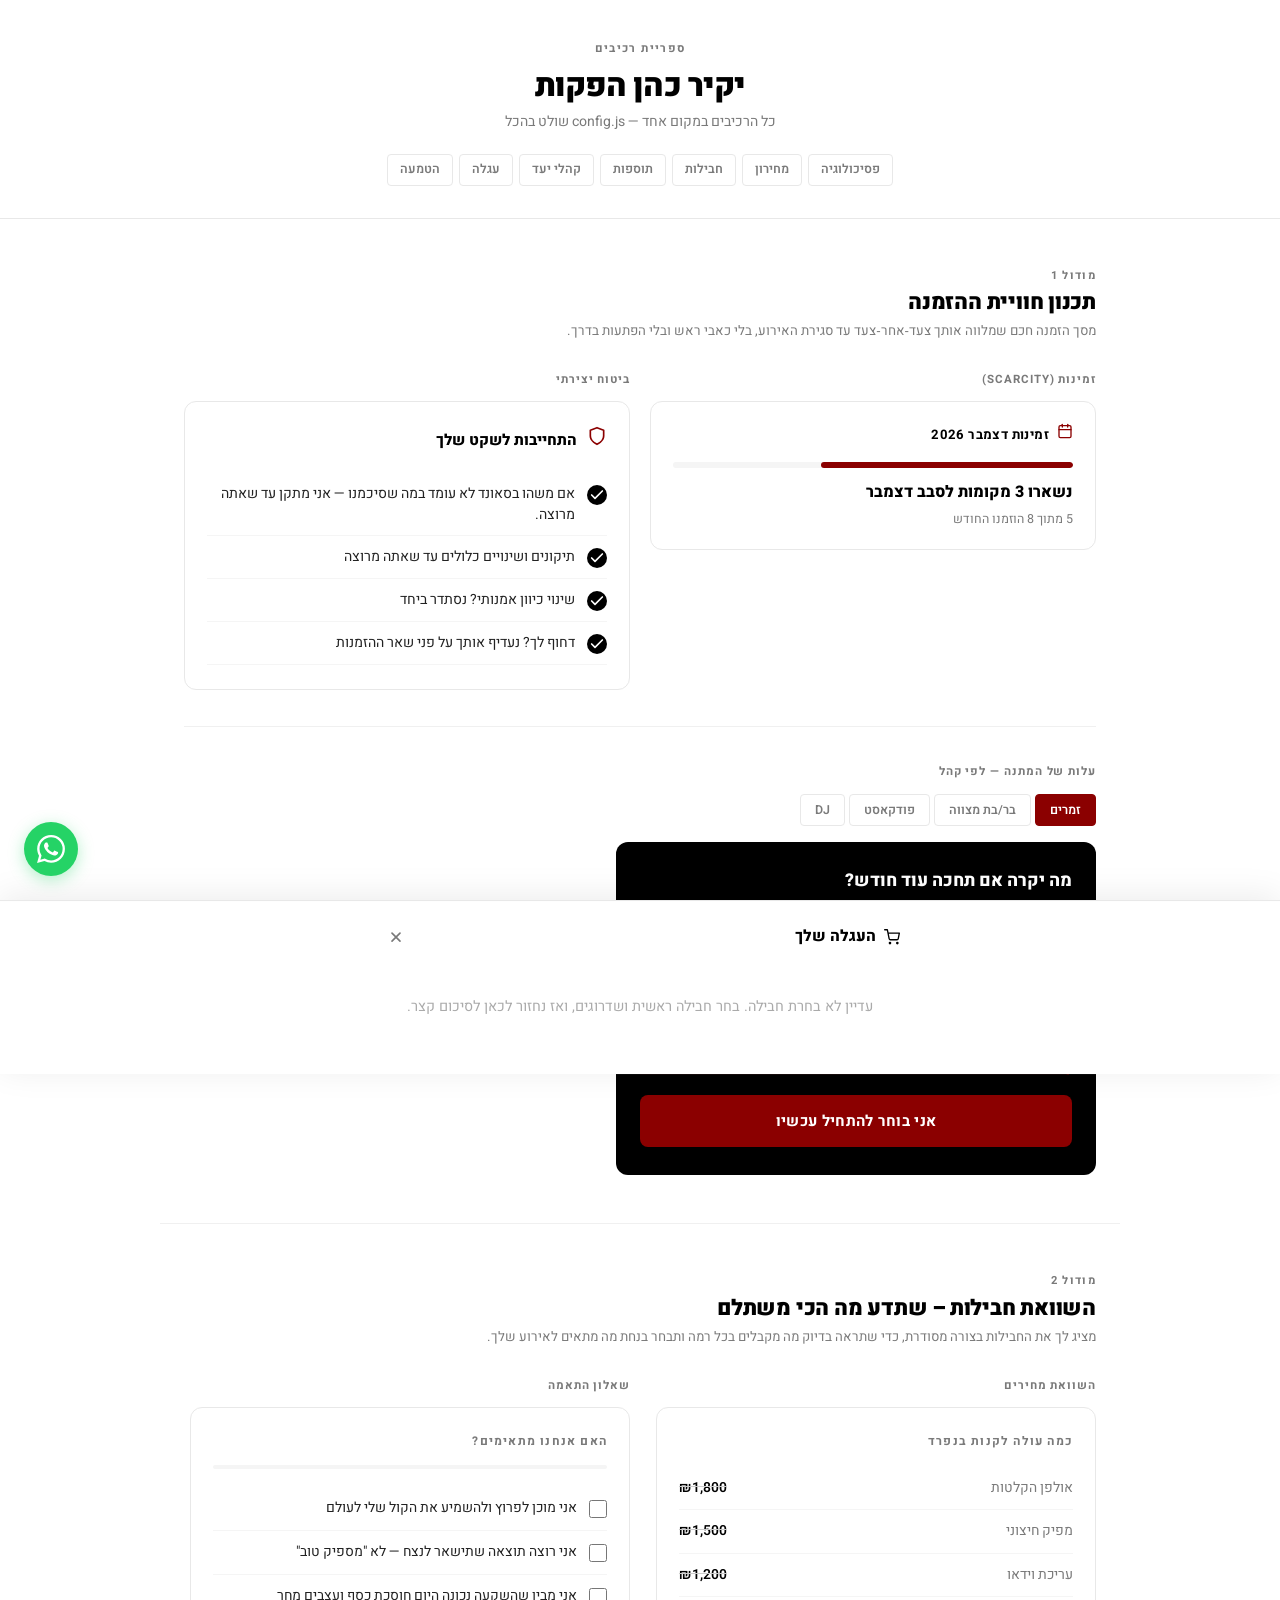
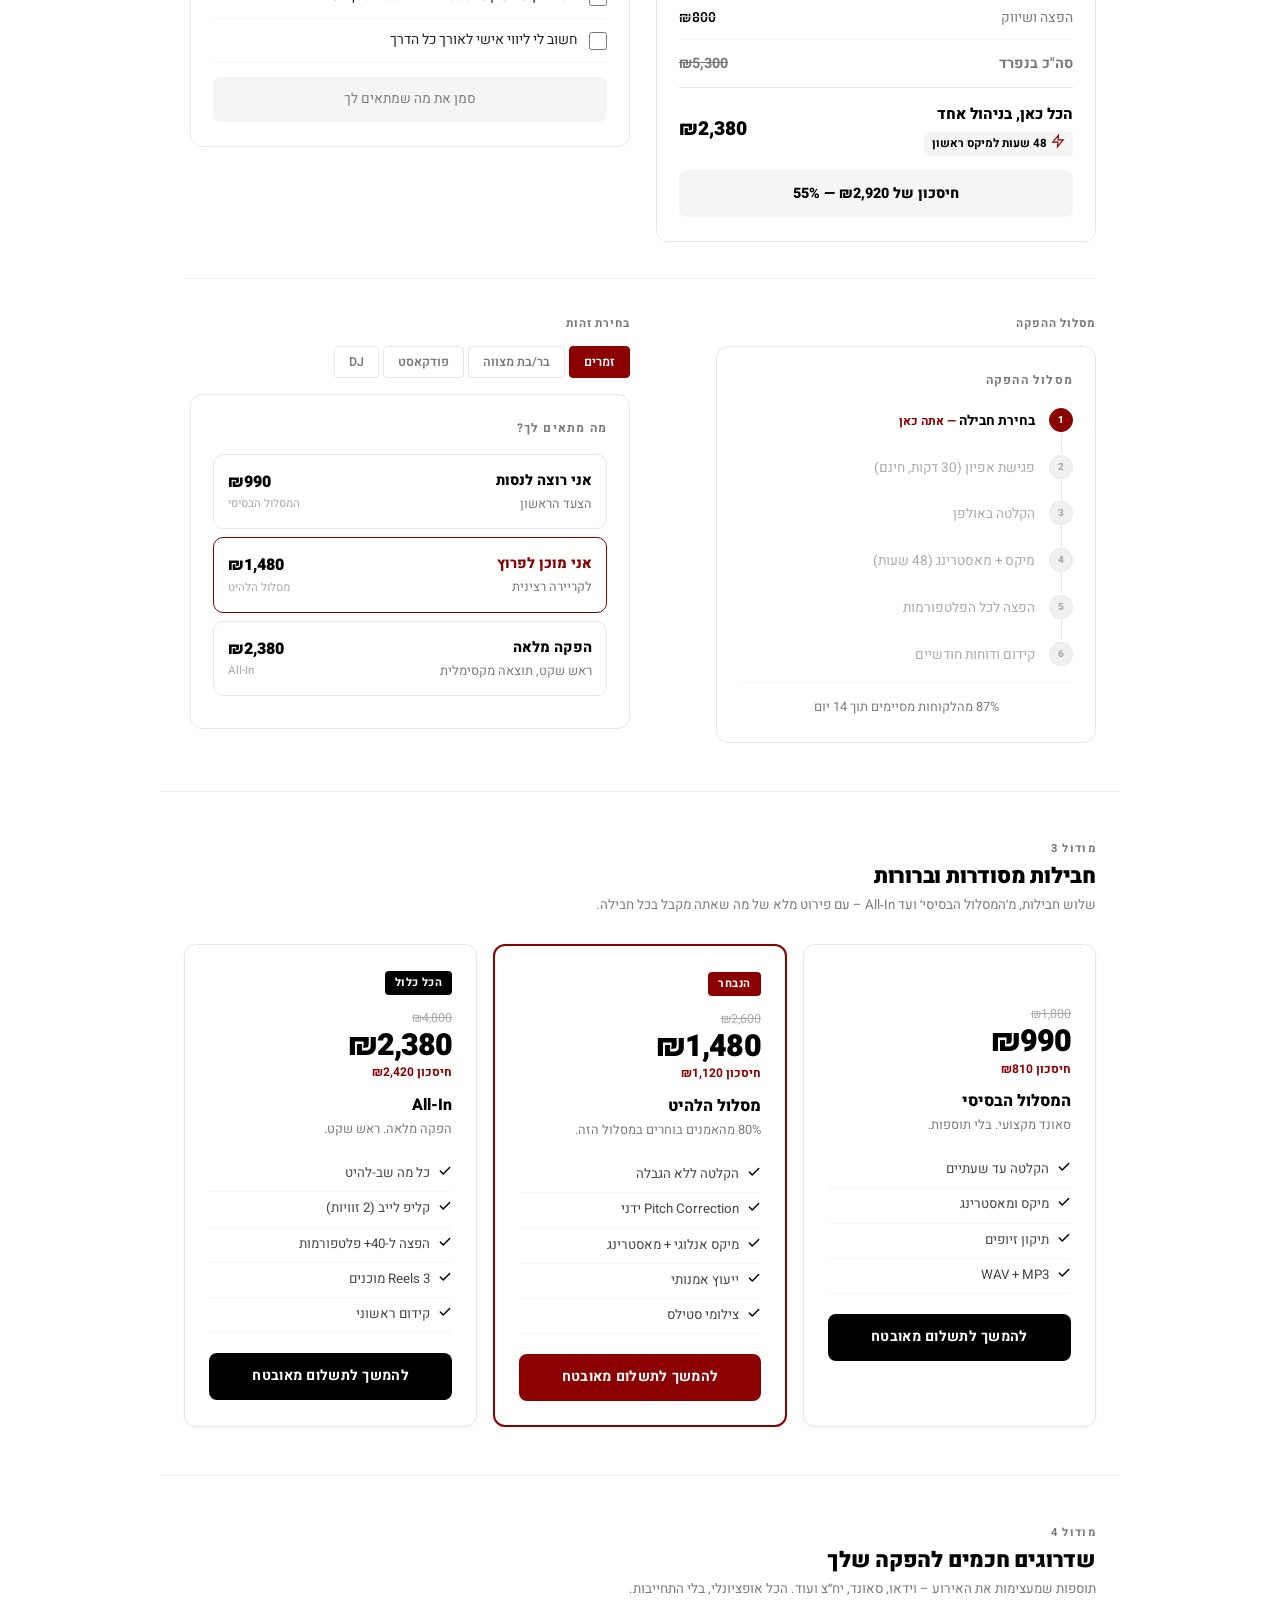
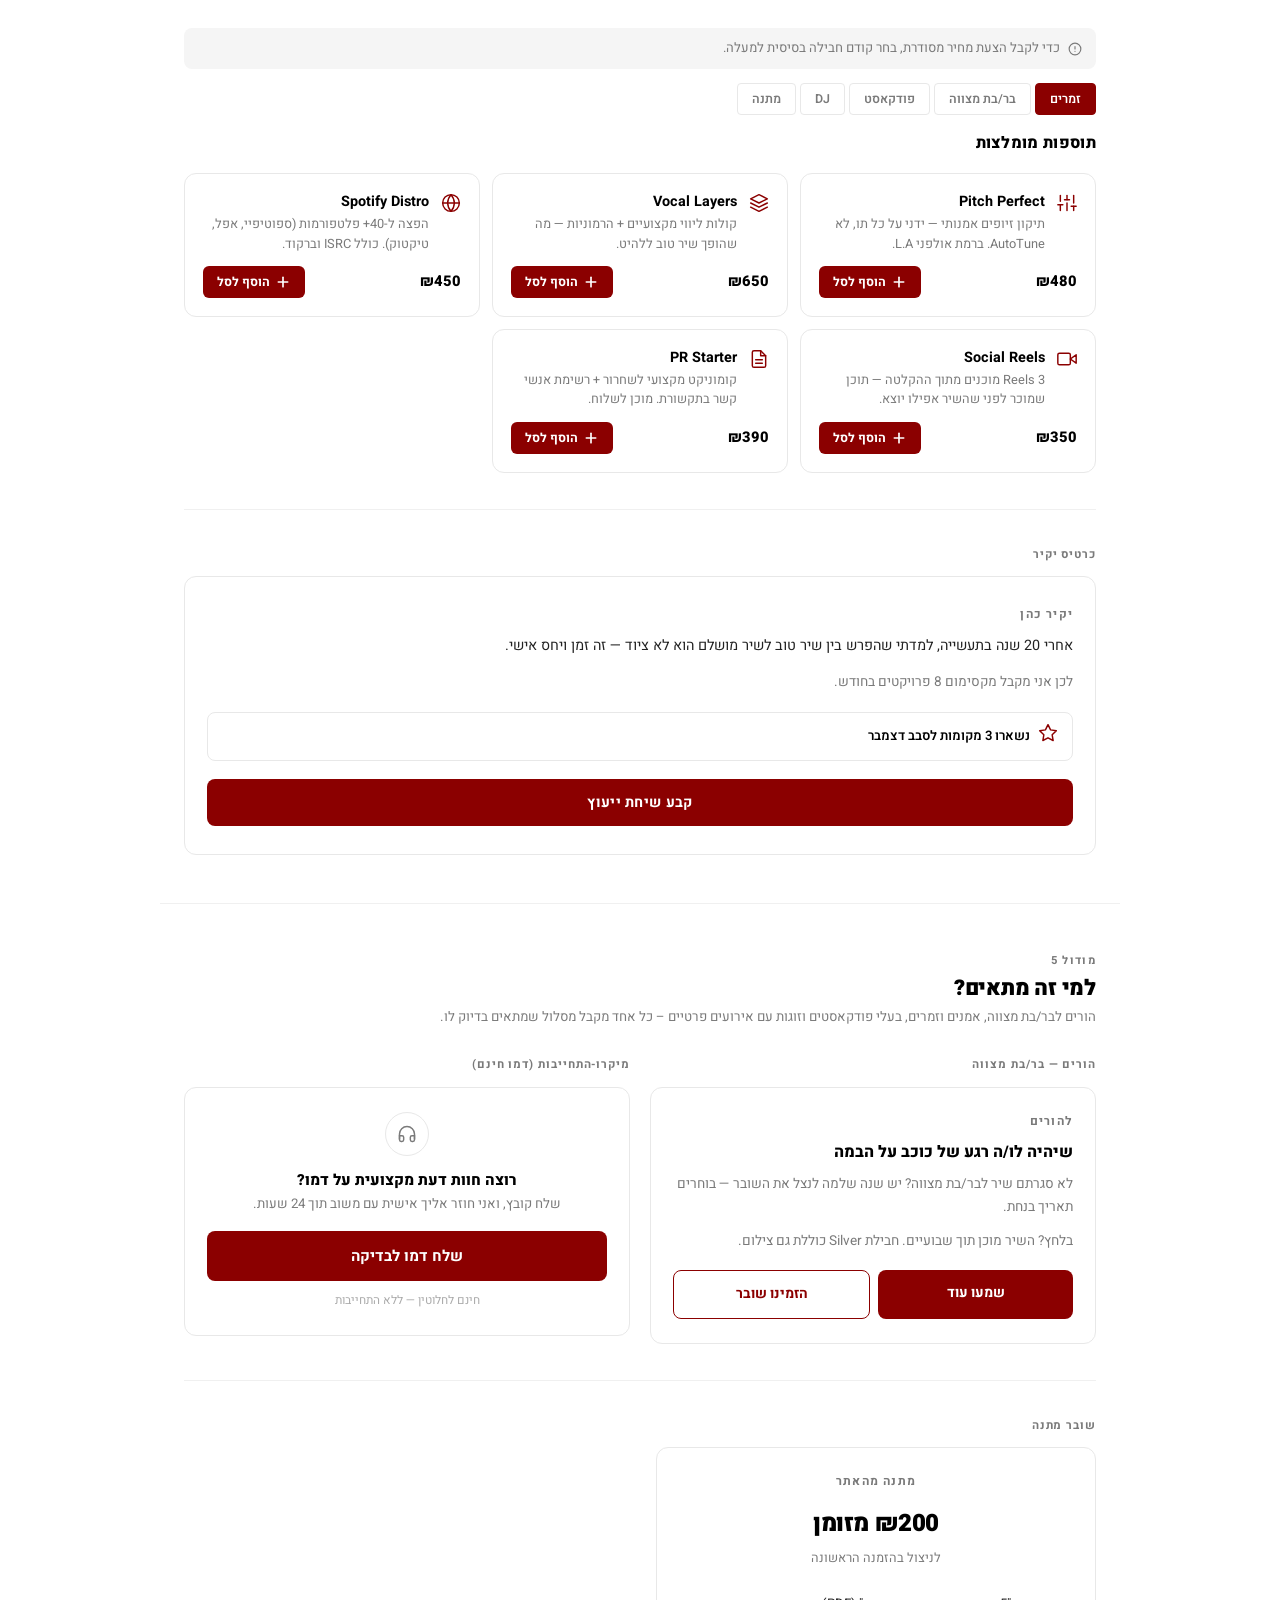
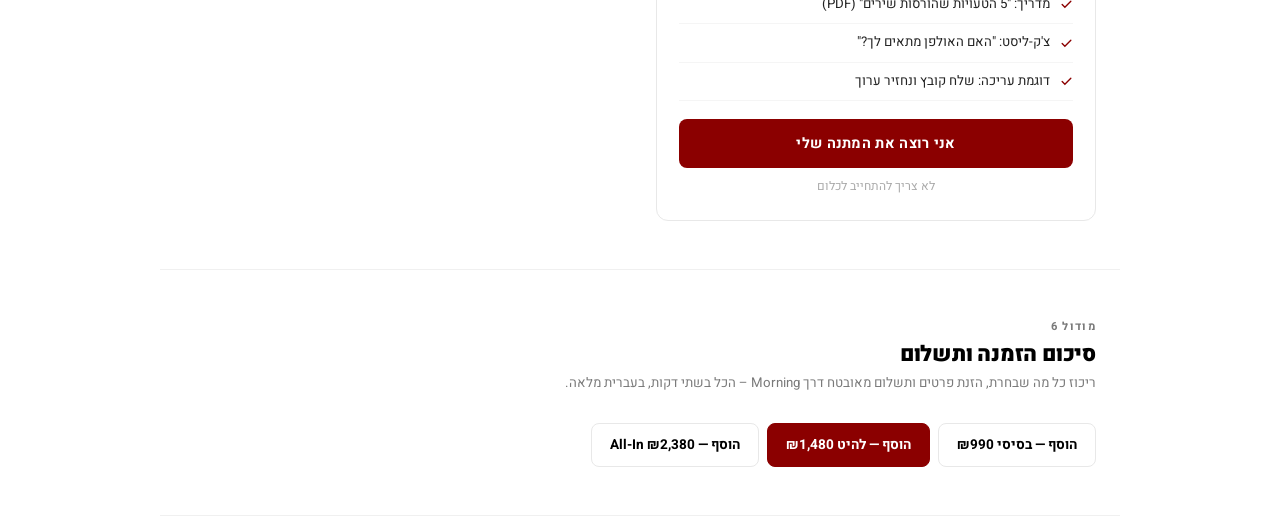
<file: index.html>
<!DOCTYPE html>
<html lang="he" dir="rtl">
<head>
  <meta charset="UTF-8">
  <meta name="viewport" content="width=device-width, initial-scale=1.0, viewport-fit=cover">

  <!-- SEO -->
  <title>יקיר כהן הפקות | אולפן הקלטות מקצועי — מיקס, מאסטרינג ו-DJ</title>
  <meta name="description" content="אולפן הקלטות בוטיק של יקיר כהן — הקלטת שירים, מיקס ומאסטרינג מקצועי, DJ לאירועים, הקלטת פודקאסט ושירים לבר/בת מצווה. 20 שנה ניסיון, 1,500+ הפקות.">
  <meta name="keywords" content="אולפן הקלטות, מיקס מאסטרינג, DJ לאירועים, הקלטת שיר, פודקאסט, בר מצווה, יקיר כהן">
  <meta name="author" content="יקיר כהן הפקות">
  <link rel="canonical" href="https://www.yakircohen.com/">

  <!-- Open Graph -->
  <meta property="og:type"        content="website">
  <meta property="og:url"         content="https://www.yakircohen.com/">
  <meta property="og:title"       content="יקיר כהן הפקות | אולפן בוטיק מקצועי">
  <meta property="og:description" content="20 שנה, 1,500+ הפקות. מהקלטה ועד הפצה — הכל במקום אחד. רק 8 פרויקטים בחודש.">
  <meta property="og:image"       content="https://www.yakircohen.com/assets/og-image.jpg">
  <meta property="og:locale"      content="he_IL">
  <meta name="twitter:card"       content="summary_large_image">

  <!-- Structured Data -->
  <script type="application/ld+json">
  {
    "@context": "https://schema.org",
    "@type": "MusicGroup",
    "name": "יקיר כהן הפקות",
    "url": "https://www.yakircohen.com",
    "telephone": "+972587555456",
    "priceRange": "₪990 - ₪2,380",
    "description": "אולפן הקלטות בוטיק — הקלטת שירים, מיקס, מאסטרינג, DJ ופודקאסט.",
    "areaServed": "IL",
    "openingHours": "Mo-Su 09:00-22:00",
    "hasOfferCatalog": {
      "@type": "OfferCatalog",
      "name": "חבילות הפקה",
      "itemListElement": [
        { "@type": "Offer", "name": "המסלול הבסיסי", "price": "990",  "priceCurrency": "ILS" },
        { "@type": "Offer", "name": "מסלול הלהיט",   "price": "1480", "priceCurrency": "ILS" },
        { "@type": "Offer", "name": "חבילת All-In",  "price": "2380", "priceCurrency": "ILS" }
      ]
    },
    "aggregateRating": {
      "@type": "AggregateRating",
      "ratingValue": "4.9",
      "reviewCount": "120"
    }
  }
  </script>

  <!-- Fonts -->
  <link rel="preconnect" href="https://fonts.googleapis.com">
  <link rel="preconnect" href="https://fonts.gstatic.com" crossorigin>
  <link href="https://fonts.googleapis.com/css2?family=Heebo:wght@300;400;500;600;700;800;900&display=swap" rel="stylesheet">

  <link rel="stylesheet" href="main.css">

  <style>
    /* Demo page overrides — Extreme Minimalism 2030 */
    body {
      background: #FFFFFF;
      color: #000000;
    }

    .d-header {
      border-bottom: 1px solid #E8E8E8;
      padding: 40px 24px 32px;
      text-align: center;
    }
    .d-header__studio {
      font-size: 0.72rem;
      font-weight: 700;
      letter-spacing: 0.12em;
      text-transform: uppercase;
      color: #7A7A7A;
      margin-bottom: 10px;
    }
    .d-header__title {
      font-size: 2rem;
      font-weight: 900;
      color: #000000;
      letter-spacing: -0.03em;
      margin-bottom: 6px;
    }
    .d-header__sub {
      font-size: 0.88rem;
      color: #7A7A7A;
      margin-bottom: 20px;
    }
    .d-nav {
      display: flex;
      flex-wrap: wrap;
      gap: 6px;
      justify-content: center;
    }
    .d-nav a {
      font-size: 0.78rem;
      font-weight: 600;
      color: #7A7A7A;
      padding: 5px 12px;
      border: 1px solid #E8E8E8;
      border-radius: 4px;
      text-decoration: none;
      transition: border-color 0.15s ease, color 0.15s ease;
    }
    .d-nav a:hover { border-color: #8B0000; color: #8B0000; }

    /* Section wrapper */
    .d-section {
      max-width: 960px;
      margin: 0 auto;
      padding: 48px 24px;
      border-bottom: 1px solid #F0F0F0;
    }
    .d-section:last-child { border-bottom: none; }

    .d-section__label {
      font-size: 0.7rem;
      font-weight: 700;
      letter-spacing: 0.12em;
      text-transform: uppercase;
      color: #7A7A7A;
      margin-bottom: 6px;
    }
    .d-section__heading {
      font-size: 1.35rem;
      font-weight: 900;
      color: #000;
      margin-bottom: 4px;
      letter-spacing: -0.01em;
    }
    .d-section__desc {
      font-size: 0.83rem;
      color: #7A7A7A;
      margin-bottom: 28px;
    }

    /* Sub-section label inside a section */
    .d-sub {
      font-size: 0.72rem;
      font-weight: 700;
      letter-spacing: 0.08em;
      text-transform: uppercase;
      color: #7A7A7A;
      margin-bottom: 12px;
    }

    /* Two-column demo grid */
    .d-grid {
      display: grid;
      grid-template-columns: repeat(auto-fit, minmax(300px, 1fr));
      gap: 20px;
    }

    /* Divider */
    .d-sep {
      border: none;
      border-top: 1px solid #F0F0F0;
      margin: 36px 0;
    }

    /* Tab bar */
    .d-tabs {
      display: flex;
      flex-wrap: wrap;
      gap: 4px;
      margin-bottom: 16px;
    }
    .d-tab {
      padding: 6px 14px;
      font-size: 0.78rem;
      font-weight: 600;
      font-family: 'Heebo', sans-serif;
      border: 1px solid #E8E8E8;
      border-radius: 4px;
      background: #fff;
      color: #7A7A7A;
      cursor: pointer;
      transition: border-color 0.15s ease, color 0.15s ease, background 0.15s ease;
    }
    .d-tab:hover   { border-color: #8B0000; color: #8B0000; }
    .d-tab.active  { background: #8B0000; color: #fff; border-color: #8B0000; }

    /* Inline code block */
    .d-code {
      background: #F5F5F5;
      border-radius: 8px;
      padding: 16px 18px;
      font-family: 'Courier New', monospace;
      font-size: 0.76rem;
      direction: ltr;
      text-align: left;
      overflow-x: auto;
      color: #333;
      line-height: 1.8;
    }

    /* Cart demo buttons */
    .d-cart-btns {
      display: flex;
      gap: 8px;
      flex-wrap: wrap;
    }
    .d-cart-btn {
      padding: 11px 18px;
      font-size: 0.85rem;
      font-weight: 700;
      font-family: 'Heebo', sans-serif;
      border: 1px solid #E8E8E8;
      border-radius: 8px;
      background: #fff;
      color: #000;
      cursor: pointer;
      transition: border-color 0.15s ease, background 0.15s ease;
    }
    .d-cart-btn:hover { border-color: #8B0000; background: #FAFAFA; }
    .d-cart-btn--primary {
      background: #8B0000;
      color: #fff;
      border-color: #8B0000;
    }
    .d-cart-btn--primary:hover { background: #6B0000; border-color: #6B0000; }

    /* ── Package context bar above upsells */
    .pkg-context-bar {
      border: 1px solid #E8E8E8;
      border-radius: 10px;
      padding: 12px 16px;
      background: #fff;
      margin-bottom: 14px;
      font-family: 'Heebo', sans-serif;
      direction: rtl;
      display: none;
    }
    .pkg-context-label {
      font-size: .68rem;
      font-weight: 700;
      color: #7A7A7A;
      letter-spacing: .1em;
      text-transform: uppercase;
      margin-bottom: 7px;
    }
    .pkg-nudge {
      display: flex;
      align-items: center;
      gap: 8px;
      padding: 10px 14px;
      background: #F5F5F5;
      border-radius: 8px;
      margin-bottom: 14px;
      font-size: .82rem;
      color: #7A7A7A;
      font-family: 'Heebo', sans-serif;
      direction: rtl;
    }

    /* ── Mobile */
    @media (max-width: 640px) {
      .d-grid {
        grid-template-columns: 1fr !important;
      }
      .d-tabs {
        flex-wrap: nowrap;
        overflow-x: auto;
        -webkit-overflow-scrolling: touch;
        scrollbar-width: none;
        padding-bottom: 4px;
      }
      .d-tabs::-webkit-scrollbar { display: none; }
      .d-tab { white-space: nowrap; flex-shrink: 0; }
      .bento--3, .bento--2, .bento--auto {
        grid-template-columns: 1fr !important;
      }
      .d-section { padding: 32px 16px; }
      .d-header { padding: 28px 16px 24px; }
    }
  </style>
</head>
<body>

  <!-- HEADER -->
  <header class="d-header">
    <div class="d-header__studio">ספריית רכיבים</div>
    <h1 class="d-header__title">יקיר כהן הפקות</h1>
    <p class="d-header__sub">כל הרכיבים במקום אחד — config.js שולט בהכל</p>
    <nav class="d-nav">
      <a href="#psychology">פסיכולוגיה</a>
      <a href="#pricing">מחירון</a>
      <a href="#packages">חבילות</a>
      <a href="#upsells">תוספות</a>
      <a href="#audiences">קהלי יעד</a>
      <a href="#cart">עגלה</a>
      <a href="#guide">הטמעה</a>
    </nav>
  </header>


  <!-- ─── SECTION 1: PSYCHOLOGY ────────────────────────────── -->
  <section class="d-section" id="psychology">
    <div class="d-section__label">מודול 1</div>
    <h2 class="d-section__heading">תכנון חוויית ההזמנה</h2>
    <p class="d-section__desc">מסך הזמנה חכם שמלווה אותך צעד‑אחר‑צעד עד סגירת האירוע, בלי כאבי ראש ובלי הפתעות בדרך.</p>
    <!-- psychology.js — מחסור, ביטוח יצירתי, Exit Intent, Live Notifications -->

    <div class="d-grid">
      <div>
        <div class="d-sub">זמינות (Scarcity)</div>
        <div id="availability-demo"></div>
      </div>
      <div>
        <div class="d-sub">ביטוח יצירתי</div>
        <div id="guarantee-demo"></div>
      </div>
    </div>

    <hr class="d-sep">

    <div class="d-sub">עלות של המתנה — לפי קהל</div>
    <div class="d-tabs" id="urgency-tabs">
      <button class="d-tab active" onclick="switchUrgency('singer',this)">זמרים</button>
      <button class="d-tab" onclick="switchUrgency('barmitzvah',this)">בר/בת מצווה</button>
      <button class="d-tab" onclick="switchUrgency('podcast',this)">פודקאסט</button>
      <button class="d-tab" onclick="switchUrgency('dj',this)">DJ</button>
    </div>
    <div id="urgency-demo"></div>
  </section>


  <!-- ─── SECTION 2: PRICING + ANCHORING ───────────────────── -->
  <section class="d-section" id="pricing">
    <div class="d-section__label">מודול 2</div>
    <h2 class="d-section__heading">השוואת חבילות – שתדע מה הכי משתלם</h2>
    <p class="d-section__desc">מציג לך את החבילות בצורה מסודרת, כדי שתראה בדיוק מה מקבלים בכל רמה ותבחר בנחת מה מתאים לאירוע שלך.</p>
    <!-- pricing.js — השוואת מחירים, שאלון התאמה, מסלול ההפקה, בחירת זהות -->

    <div class="d-grid">
      <div>
        <div class="d-sub">השוואת מחירים</div>
        <div id="comparison-demo"></div>
      </div>
      <div>
        <div class="d-sub">שאלון התאמה</div>
        <div id="quiz-demo"></div>
      </div>
    </div>

    <hr class="d-sep">

    <div class="d-grid">
      <div>
        <div class="d-sub">מסלול ההפקה</div>
        <div id="progress-demo"></div>
      </div>
      <div>
        <div class="d-sub">בחירת זהות</div>
        <div class="d-tabs" id="identity-tabs">
          <button class="d-tab active" onclick="switchIdentity('singer',this)">זמרים</button>
          <button class="d-tab" onclick="switchIdentity('barmitzvah',this)">בר/בת מצווה</button>
          <button class="d-tab" onclick="switchIdentity('podcast',this)">פודקאסט</button>
          <button class="d-tab" onclick="switchIdentity('dj',this)">DJ</button>
        </div>
        <div id="identity-demo"></div>
      </div>
    </div>
  </section>


  <!-- ─── SECTION 3: PACKAGE CARDS ─────────────────────────── -->
  <section class="d-section" id="packages">
    <div class="d-section__label">מודול 3</div>
    <h2 class="d-section__heading">חבילות מסודרות וברורות</h2>
    <p class="d-section__desc">שלוש חבילות, מ׳המסלול הבסיסי׳ ועד All‑In – עם פירוט מלא של מה שאתה מקבל בכל חבילה.</p>
    <!-- pricing.js renderPackageCards — Bento Grid, Dark Red Popular, חיסכון -->

    <div id="packages-demo"></div>
  </section>


  <!-- ─── SECTION 4: UPSELLS ───────────────────────────────── -->
  <section class="d-section" id="upsells">
    <div class="d-section__label">מודול 4</div>
    <h2 class="d-section__heading">שדרוגים חכמים להפקה שלך</h2>
    <p class="d-section__desc">תוספות שמעצימות את האירוע – וידאו, סאונד, יח״צ ועוד. הכל אופציונלי, בלי התחייבות.</p>
    <!-- upsells.js — 5 תוספות לכל קטגוריה מה-config, Bento cards, Add-to-cart -->

    <!-- Package context bar — appears when a package is in cart -->
    <div id="pkg-context-bar" class="pkg-context-bar">
      <div class="pkg-context-label">החבילה שנבחרה</div>
      <div id="pkg-context-content"></div>
    </div>
    <div id="pkg-nudge" class="pkg-nudge" style="display:none;">
      <svg width="14" height="14" viewBox="0 0 24 24" fill="none" stroke="#7A7A7A" stroke-width="2" stroke-linecap="round">
        <circle cx="12" cy="12" r="10"/><line x1="12" y1="8" x2="12" y2="12"/><line x1="12" y1="16" x2="12.01" y2="16"/>
      </svg>
      כדי לקבל הצעת מחיר מסודרת, בחר קודם חבילה בסיסית למעלה.
    </div>

    <div class="d-tabs" id="upsell-tabs">
      <button class="d-tab active" onclick="switchUpsell('singer',this)">זמרים</button>
      <button class="d-tab" onclick="switchUpsell('barmitzvah',this)">בר/בת מצווה</button>
      <button class="d-tab" onclick="switchUpsell('podcast',this)">פודקאסט</button>
      <button class="d-tab" onclick="switchUpsell('dj',this)">DJ</button>
      <button class="d-tab" onclick="switchUpsell('gift',this)">מתנה</button>
    </div>
    <div id="upsell-demo"></div>

    <hr class="d-sep">

    <div class="d-grid">
      <div>
        <div class="d-sub">כרטיס יקיר</div>
        <div id="yakir-intro-demo"></div>
      </div>
    </div>
  </section>


  <!-- ─── SECTION 5: AUDIENCES ─────────────────────────────── -->
  <section class="d-section" id="audiences">
    <div class="d-section__label">מודול 5</div>
    <h2 class="d-section__heading">למי זה מתאים?</h2>
    <p class="d-section__desc">הורים לבר/בת מצווה, אמנים וזמרים, בעלי פודקאסטים וזוגות עם אירועים פרטיים – כל אחד מקבל מסלול שמתאים בדיוק לו.</p>
    <!-- רכיבים ייעודיים — הורים לבר/בת מצווה, שובר מתנה, מיקרו-התחייבות -->

    <div class="d-grid">
      <div>
        <div class="d-sub">הורים — בר/בת מצווה</div>
        <div id="parent-cta-demo"></div>
      </div>
      <div>
        <div class="d-sub">מיקרו-התחייבות (דמו חינם)</div>
        <div id="demo-upload"></div>
      </div>
    </div>

    <hr class="d-sep">

    <div style="max-width:440px;">
      <div class="d-sub">שובר מתנה</div>
      <div id="gift-cta-demo"></div>
    </div>
  </section>


  <!-- ─── SECTION 6: CART ───────────────────────────────────── -->
  <section class="d-section" id="cart">
    <div class="d-section__label">מודול 6</div>
    <h2 class="d-section__heading">סיכום הזמנה ותשלום</h2>
    <p class="d-section__desc">ריכוז כל מה שבחרת, הזנת פרטים ותשלום מאובטח דרך Morning – הכל בשתי דקות, בעברית מלאה.</p>
    <!-- cart.js — Invisible UI, Trust Bar, חיסכון, Split CTA, Web3Forms, WA Payload -->

    <div class="d-cart-btns">
      <button class="d-cart-btn" onclick="YK_Cart.addItem({
        id: 'basic', name: 'המסלול הבסיסי', price: 990,
        marketValue: 1800, category: 'singer',
        waText: 'היי יקיר, אשמח לשמוע עוד על המסלול הבסיסי (₪990)'
      })">הוסף — בסיסי ₪990</button>

      <button class="d-cart-btn d-cart-btn--primary" onclick="YK_Cart.addItem({
        id: 'silver', name: 'מסלול הלהיט', price: 1480,
        marketValue: 2600, category: 'singer',
        waText: 'היי יקיר, ראיתי את מסלול הלהיט (₪1,480) — אשמח לשמוע איך מתחילים'
      })">הוסף — להיט ₪1,480</button>

      <button class="d-cart-btn" onclick="YK_Cart.addItem({
        id: 'vip', name: 'All-In', price: 2380,
        marketValue: 4800, category: 'singer',
        waText: 'היי יקיר, ראיתי את חבילת ה-All-In (₪2,380) — אשמח לשמוע עוד'
      })">הוסף — All-In ₪2,380</button>
    </div>
  </section>


  <!-- WhatsApp FAB -->
  <a href="https://wa.me/972587555456?text=%D7%94%D7%99%D7%99%20%D7%99%D7%A7%D7%99%D7%A8%2C%20%D7%A8%D7%90%D7%99%D7%AA%D7%99%20%D7%90%D7%AA%20%D7%94%D7%90%D7%AA%D7%A8%20%D7%95%D7%90%D7%A9%D7%9E%D7%97%20%D7%9C%D7%A9%D7%9E%D7%95%D7%A2%20%D7%A2%D7%95%D7%93"
     target="_blank" class="yk-wa-fab" rel="noopener noreferrer" title="WhatsApp">
    <svg viewBox="0 0 24 24"><path d="M17.472 14.382c-.297-.149-1.758-.867-2.03-.967-.273-.099-.471-.148-.67.15-.197.297-.767.966-.94 1.164-.173.199-.347.223-.644.075-.297-.15-1.255-.463-2.39-1.475-.883-.788-1.48-1.761-1.653-2.059-.173-.297-.018-.458.13-.606.134-.133.298-.347.446-.52.149-.174.198-.298.298-.497.099-.198.05-.371-.025-.52-.075-.149-.669-1.612-.916-2.207-.242-.579-.487-.5-.669-.51-.173-.008-.371-.01-.57-.01-.198 0-.52.074-.792.372-.272.297-1.04 1.016-1.04 2.479 0 1.462 1.065 2.875 1.213 3.074.149.198 2.096 3.2 5.077 4.487.709.306 1.262.489 1.694.625.712.227 1.36.195 1.871.118.571-.085 1.758-.719 2.006-1.413.248-.694.248-1.289.173-1.413-.074-.124-.272-.198-.57-.347m-5.421 7.403h-.004a9.87 9.87 0 01-5.031-1.378l-.361-.214-3.741.982.998-3.648-.235-.374a9.86 9.86 0 01-1.51-5.26c.001-5.45 4.436-9.884 9.888-9.884 2.64 0 5.122 1.03 6.988 2.898a9.825 9.825 0 012.893 6.994c-.003 5.45-4.437 9.884-9.885 9.884m8.413-18.297A11.815 11.815 0 0012.05 0C5.495 0 .16 5.335.157 11.892c0 2.096.547 4.142 1.588 5.945L.057 24l6.305-1.654a11.882 11.882 0 005.683 1.448h.005c6.554 0 11.89-5.335 11.893-11.893a11.821 11.821 0 00-3.48-8.413z"/></svg>
  </a>


  <!-- SCRIPTS — config.js ראשון -->
  <script src="config.js"></script>
  <script src="psychology.js"></script>
  <script src="pricing.js"></script>
  <script src="upsells.js"></script>
  <script src="cart.js"></script>

  <script>
    /* ─── Tab helpers ─── */
    function _setActiveTab(groupId, btn) {
      document.getElementById(groupId)
        .querySelectorAll('.d-tab')
        .forEach(t => t.classList.remove('active'));
      btn.classList.add('active');
    }

    function switchUrgency(audience, btn) {
      _setActiveTab('urgency-tabs', btn);
      YK_Psychology.renderUrgencyBlock('urgency-demo', { audience });
    }
    function switchIdentity(audience, btn) {
      _setActiveTab('identity-tabs', btn);
      YK_Pricing.renderIdentitySelector('identity-demo', { audience });
    }
    function switchUpsell(category, btn) {
      _setActiveTab('upsell-tabs', btn);
      YK_Upsells.renderUpsells('upsell-demo', category);
    }


    /* ─── Package Context (above upsells) ─── */
    function _updatePkgContext() {
      const bar   = document.getElementById('pkg-context-bar');
      const nudge = document.getElementById('pkg-nudge');
      const cont  = document.getElementById('pkg-context-content');
      if (!bar || !nudge || !cont) return;

      let cartItems = [];
      try { cartItems = JSON.parse(localStorage.getItem('yk_cart_v3') || '[]'); } catch (_) {}
      const pkgs = cartItems.filter(i => i.isPackage !== false);

      if (pkgs.length > 0) {
        const p = pkgs[0];
        const cur = (window.YK_CONFIG && YK_CONFIG.studio && YK_CONFIG.studio.currency) || '₪';
        cont.innerHTML =
          '<div style="display:flex;justify-content:space-between;align-items:center;gap:8px;">' +
          '<span style="font-weight:700;font-size:.92rem;color:#000;">' + p.name + '</span>' +
          '<div style="display:flex;align-items:center;gap:12px;">' +
          '<span style="font-weight:800;color:#8B0000;font-size:.92rem;">' + cur + (p.price || 0).toLocaleString() + '</span>' +
          '<button onclick="YK_Cart.openDrawer()"' +
          ' style="font-size:.74rem;color:#7A7A7A;background:none;border:none;cursor:pointer;' +
          'font-family:\'Heebo\',sans-serif;text-decoration:underline;padding:0;">שנה</button>' +
          '</div></div>';
        bar.style.display   = 'block';
        nudge.style.display = 'none';
      } else {
        bar.style.display   = 'none';
        nudge.style.display = 'flex';
      }
    }

    document.addEventListener('yk:cartChanged', _updatePkgContext);
    document.addEventListener('yk:itemAdded',   _updatePkgContext);

    /* ─── Bar Mitzvah Parent CTA ─── */
    function renderParentCTA(id) {
      const el = document.getElementById(id);
      if (!el) return;
      el.innerHTML = `
        <div style="
          border:1px solid #E8E8E8; border-radius:12px; padding:24px 22px;
          background:#fff; font-family:'Heebo',sans-serif; direction:rtl;
        ">
          <div style="font-size:0.75rem; font-weight:700; color:#7A7A7A; letter-spacing:0.1em; text-transform:uppercase; margin-bottom:10px;">
            להורים
          </div>
          <h3 style="font-size:1rem; font-weight:800; color:#000; margin-bottom:10px; line-height:1.4;">
            שיהיה לו/ה רגע של כוכב על הבמה
          </h3>
          <p style="font-size:0.85rem; color:#7A7A7A; line-height:1.65; margin-bottom:12px;">
            לא סגרתם שיר לבר/בת מצווה? יש שנה שלמה לנצל את השובר — בוחרים תאריך בנחת.
          </p>
          <p style="font-size:0.85rem; color:#7A7A7A; line-height:1.65; margin-bottom:18px;">
            בלחץ? השיר מוכן תוך שבועיים. חבילת Silver כוללת גם צילום.
          </p>
          <div style="display:flex; gap:8px; flex-wrap:wrap;">
            <a href="https://wa.me/972587555456?text=${encodeURIComponent('היי יקיר, מעוניינים בשיר לבר/בת מצווה')}"
               target="_blank" style="
               flex:1; min-width:140px; display:block; background:#8B0000; color:#fff;
               text-align:center; padding:12px; border-radius:8px;
               font-weight:700; text-decoration:none; font-size:0.87rem;
            ">שמעו עוד</a>
            <a href="https://voucher.yakircohen.com/" target="_blank" style="
               flex:1; min-width:140px; display:block; background:#fff; color:#8B0000;
               text-align:center; padding:12px; border-radius:8px;
               font-weight:700; text-decoration:none; font-size:0.87rem;
               border:1px solid #8B0000;
            ">הזמינו שובר</a>
          </div>
        </div>
      `;
    }


    /* ─── Gift CTA ─── */
    function renderGiftCTA(id) {
      const el = document.getElementById(id);
      if (!el) return;

      const gifts = [
        'מדריך: "5 הטעויות שהורסות שירים" (PDF)',
        'צ\'ק-ליסט: "האם האולפן מתאים לך?"',
        'דוגמת עריכה: שלח קובץ ונחזיר ערוך'
      ];

      el.innerHTML = `
        <div style="
          border:1px solid #E8E8E8; border-radius:12px; padding:24px 22px;
          background:#fff; font-family:'Heebo',sans-serif; direction:rtl; text-align:center;
        ">
          <div style="font-size:0.75rem; font-weight:700; color:#7A7A7A; letter-spacing:0.1em; text-transform:uppercase; margin-bottom:14px;">
            מתנה מהאתר
          </div>

          <div style="
            font-size:1.5rem; font-weight:900; color:#000;
            letter-spacing:-0.02em; margin-bottom:4px;
          ">₪200 מזומן</div>
          <div style="font-size:0.8rem; color:#7A7A7A; margin-bottom:18px;">לניצול בהזמנה הראשונה</div>

          <div style="text-align:right; margin-bottom:18px;">
            ${gifts.map(t => `
              <div style="
                display:flex; align-items:center; gap:10px;
                padding:8px 0; border-bottom:1px solid #F5F5F5;
                font-size:0.83rem; color:#222;
              ">
                <svg width="13" height="13" viewBox="0 0 24 24" fill="none" stroke="#8B0000" stroke-width="2.5" stroke-linecap="round"><polyline points="20 6 9 17 4 12"/></svg>
                <span>${t}</span>
              </div>
            `).join('')}
          </div>

          <a href="https://wa.me/972587555456?text=${encodeURIComponent('היי יקיר, אשמח לקבל את המדריכים ואת ה-₪200 מזומן')}"
             target="_blank" style="
             display:block; background:#8B0000; color:#fff;
             padding:13px; border-radius:8px; font-weight:700;
             text-decoration:none; margin-bottom:8px; font-size:0.9rem;
             letter-spacing:0.02em;
          ">אני רוצה את המתנה שלי</a>
          <p style="font-size:0.75rem; color:#AAAAAA; margin:0;">לא צריך להתחייב לכלום</p>
        </div>
      `;
    }


    /* ─── Init all modules ─── */
    document.addEventListener('DOMContentLoaded', function () {

      // Psychology
      YK_Psychology.renderAvailability('availability-demo');
      YK_Psychology.renderGuarantee('guarantee-demo');
      YK_Psychology.renderUrgencyBlock('urgency-demo', { audience: 'singer' });

      // Pricing
      YK_Pricing.renderComparison('comparison-demo');
      YK_Pricing.renderFitQuiz('quiz-demo');
      YK_Pricing.renderPackageCards('packages-demo');
      YK_Pricing.renderProgressBar('progress-demo');
      YK_Pricing.renderIdentitySelector('identity-demo', { audience: 'singer' });

      // Upsells
      YK_Upsells.renderUpsells('upsell-demo', 'singer');
      YK_Upsells.renderYakirIntro('yakir-intro-demo');

      // Cart
      YK_Cart.initCart();
      if (typeof YK_Cart.renderDemoUpload === 'function') {
        YK_Cart.renderDemoUpload('demo-upload');
      }

      // Audience widgets
      renderParentCTA('parent-cta-demo');
      renderGiftCTA('gift-cta-demo');

      // Psychology triggers (session-based)
      YK_Psychology.initExitPopup();
      YK_Psychology.initLiveNotifications();

      // Package context — init on load (restores from localStorage)
      _updatePkgContext();
    });
  </script>

</body>
</html>
</file>
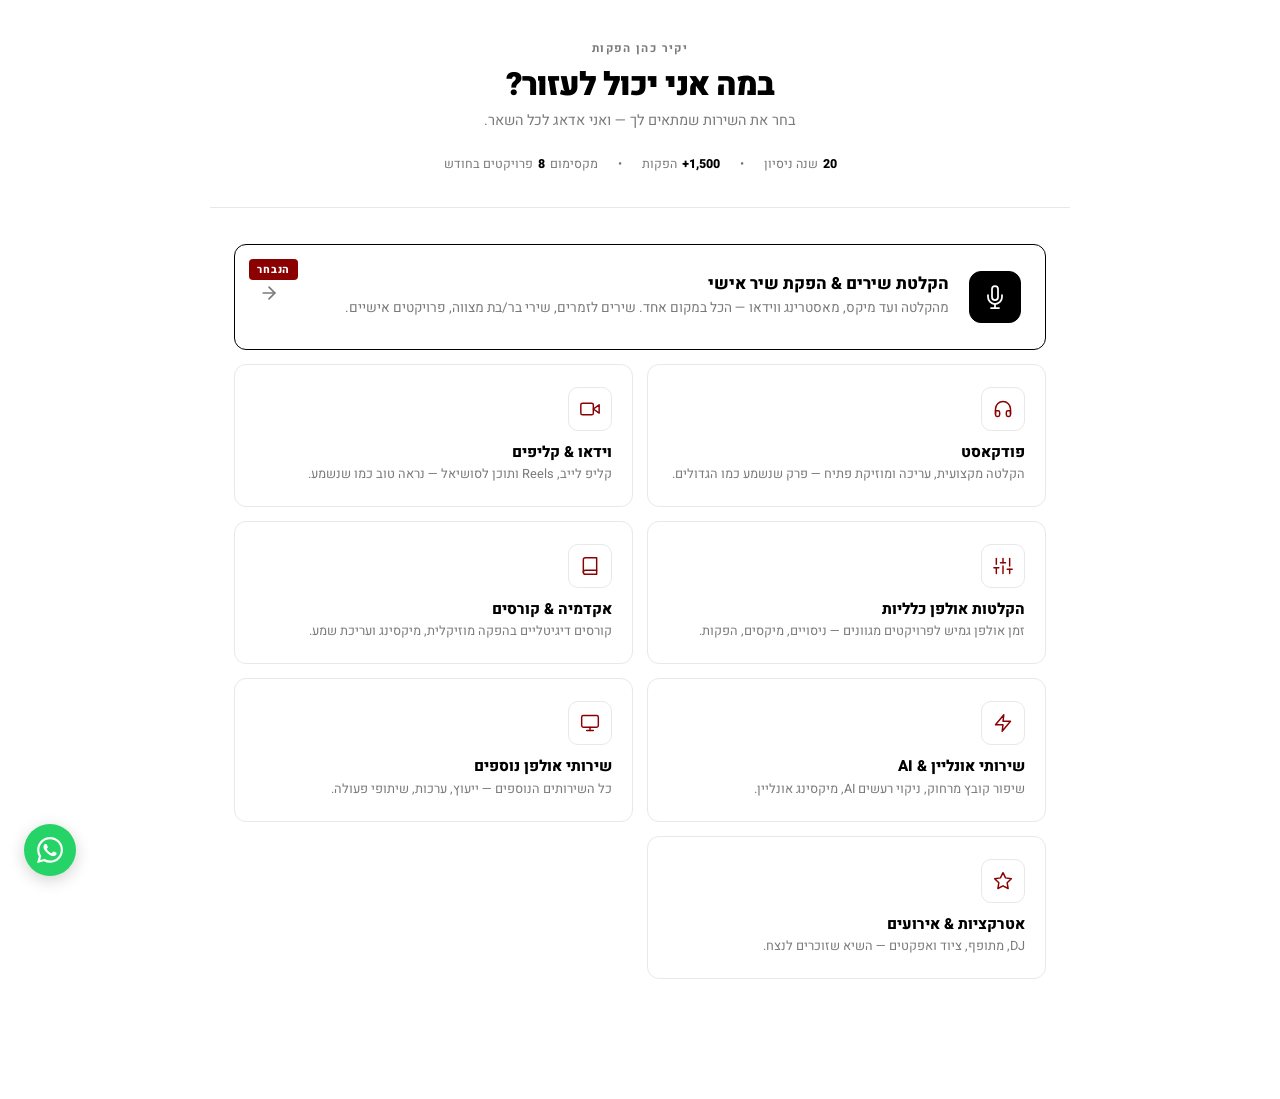
<file: landing.html>
<!DOCTYPE html>
<html lang="he" dir="rtl">
<head>
  <meta charset="UTF-8">
  <meta name="viewport" content="width=device-width, initial-scale=1.0, viewport-fit=cover">

  <title>יקיר כהן הפקות | בחר שירות</title>
  <meta name="description" content="יקיר כהן הפקות — אולפן בוטיק מקצועי. הקלטת שירים, פודקאסט, קליפים, DJ לאירועים, אקדמיה ושירותי אונליין. 20 שנה ניסיון, 1,500+ הפקות.">
  <link rel="canonical" href="https://www.yakircohen.com/studio/">

  <link rel="preconnect" href="https://fonts.googleapis.com">
  <link rel="preconnect" href="https://fonts.gstatic.com" crossorigin>
  <link href="https://fonts.googleapis.com/css2?family=Heebo:wght@300;400;500;600;700;800;900&display=swap" rel="stylesheet">

  <style>
    *, *::before, *::after { box-sizing: border-box; margin: 0; padding: 0; }

    :root {
      --c-bg:     #FFFFFF;
      --c-text:   #000000;
      --c-accent: #8B0000;
      --c-border: #E8E8E8;
      --c-muted:  #7A7A7A;
      --c-faint:  #F5F5F5;
      --radius:   12px;
    }

    body {
      font-family: 'Heebo', sans-serif;
      background: var(--c-bg);
      color: var(--c-text);
      direction: rtl;
      min-height: 100vh;
      -webkit-font-smoothing: antialiased;
    }

    /* ── Header */
    .lnd-header {
      border-bottom: 1px solid var(--c-border);
      padding: 40px 24px 32px;
      text-align: center;
      max-width: 860px;
      margin: 0 auto;
    }
    .lnd-eyebrow {
      font-size: .72rem;
      font-weight: 700;
      letter-spacing: .12em;
      text-transform: uppercase;
      color: var(--c-muted);
      margin-bottom: 10px;
    }
    .lnd-title {
      font-size: 2rem;
      font-weight: 900;
      color: var(--c-text);
      letter-spacing: -.03em;
      margin-bottom: 8px;
      line-height: 1.1;
    }
    .lnd-sub {
      font-size: .9rem;
      color: var(--c-muted);
      margin-bottom: 18px;
      line-height: 1.55;
    }
    .lnd-stats {
      display: inline-flex;
      gap: 20px;
      flex-wrap: wrap;
      justify-content: center;
      font-size: .78rem;
      color: var(--c-muted);
    }
    .lnd-stat {
      display: flex;
      align-items: center;
      gap: 5px;
    }
    .lnd-stat strong { color: var(--c-text); font-weight: 800; }

    /* ── Grid */
    .lnd-grid {
      display: grid;
      grid-template-columns: repeat(2, 1fr);
      gap: 14px;
      max-width: 860px;
      margin: 36px auto 120px;
      padding: 0 24px;
    }
    .lnd-grid__featured {
      grid-column: 1 / -1;
    }

    /* ── Service Card */
    .svc-card {
      border: 1px solid var(--c-border);
      border-radius: var(--radius);
      padding: 22px 20px;
      background: var(--c-bg);
      text-decoration: none;
      color: inherit;
      display: flex;
      flex-direction: column;
      gap: 12px;
      transition: border-color .2s ease, box-shadow .2s ease;
      cursor: pointer;
      position: relative;
    }
    .svc-card:hover {
      border-color: var(--c-accent);
      box-shadow: 0 6px 24px rgba(139,0,0,.07);
    }
    .svc-card--featured {
      flex-direction: row;
      align-items: center;
      gap: 20px;
      padding: 26px 24px;
      border-color: #000;
    }
    .svc-card--featured:hover {
      border-color: var(--c-accent);
    }

    /* Badge */
    .svc-badge {
      position: absolute;
      top: 14px;
      left: 14px;
      background: var(--c-accent);
      color: #fff;
      font-size: .66rem;
      font-weight: 800;
      letter-spacing: .08em;
      text-transform: uppercase;
      padding: 3px 8px;
      border-radius: 4px;
    }

    /* Icon area */
    .svc-icon {
      width: 44px;
      height: 44px;
      border-radius: 10px;
      border: 1px solid var(--c-border);
      display: flex;
      align-items: center;
      justify-content: center;
      color: var(--c-accent);
      flex-shrink: 0;
    }
    .svc-card--featured .svc-icon {
      width: 52px;
      height: 52px;
      border-radius: 12px;
      background: #000;
      border-color: #000;
      color: #fff;
    }

    /* Text */
    .svc-body { flex: 1; }
    .svc-name {
      font-size: .95rem;
      font-weight: 800;
      color: var(--c-text);
      margin-bottom: 4px;
      line-height: 1.2;
    }
    .svc-card--featured .svc-name { font-size: 1.05rem; }
    .svc-desc {
      font-size: .8rem;
      color: var(--c-muted);
      line-height: 1.5;
    }
    .svc-card--featured .svc-desc { font-size: .85rem; }

    /* CTA arrow (featured only) */
    .svc-arrow {
      color: var(--c-muted);
      flex-shrink: 0;
      transition: color .2s ease, transform .2s ease;
    }
    .svc-card:hover .svc-arrow { color: var(--c-accent); transform: translateX(-4px); }

    /* ── WA FAB */
    .yk-wa-fab {
      position: fixed;
      bottom: 24px;
      left: 24px;
      width: 52px;
      height: 52px;
      border-radius: 50%;
      background: #25D366;
      display: flex;
      align-items: center;
      justify-content: center;
      box-shadow: 0 4px 16px rgba(0,0,0,.18);
      z-index: 200;
      transition: transform .25s ease, box-shadow .25s ease;
    }
    .yk-wa-fab:hover {
      transform: translateY(-2px);
      box-shadow: 0 8px 24px rgba(0,0,0,.22);
    }
    .yk-wa-fab svg { width: 26px; height: 26px; fill: #fff; }

    /* ── Mobile */
    @media (max-width: 600px) {
      .lnd-title { font-size: 1.6rem; }
      .lnd-grid  { grid-template-columns: 1fr; gap: 10px; padding: 0 16px; }
      .lnd-grid__featured { grid-column: 1; }
      .svc-card--featured {
        flex-direction: column;
        align-items: flex-start;
        gap: 14px;
      }
      .svc-card--featured .svc-arrow { display: none; }
    }
  </style>
</head>
<body>

  <header>
    <div class="lnd-header">
      <div class="lnd-eyebrow">יקיר כהן הפקות</div>
      <h1 class="lnd-title">במה אני יכול לעזור?</h1>
      <p class="lnd-sub">בחר את השירות שמתאים לך — ואני אדאג לכל השאר.</p>
      <div class="lnd-stats">
        <span class="lnd-stat"><strong>20</strong> שנה ניסיון</span>
        <span class="lnd-stat">•</span>
        <span class="lnd-stat"><strong>1,500+</strong> הפקות</span>
        <span class="lnd-stat">•</span>
        <span class="lnd-stat">מקסימום <strong>8</strong> פרויקטים בחודש</span>
      </div>
    </div>
  </header>

  <main class="lnd-grid">

    <a href="index.html" class="svc-card svc-card--featured lnd-grid__featured">
      <div class="svc-badge">הנבחר</div>
      <div class="svc-icon">
        <svg width="24" height="24" viewBox="0 0 24 24" fill="none" stroke="currentColor" stroke-width="1.75" stroke-linecap="round" stroke-linejoin="round">
          <path d="M12 1a3 3 0 0 0-3 3v8a3 3 0 0 0 6 0V4a3 3 0 0 0-3-3z"/>
          <path d="M19 10v2a7 7 0 0 1-14 0v-2"/>
          <line x1="12" y1="19" x2="12" y2="23"/><line x1="8" y1="23" x2="16" y2="23"/>
        </svg>
      </div>
      <div class="svc-body">
        <div class="svc-name">הקלטת שירים &amp; הפקת שיר אישי</div>
        <div class="svc-desc">מהקלטה ועד מיקס, מאסטרינג ווידאו — הכל במקום אחד. שירים לזמרים, שירי בר/בת מצווה, פרויקטים אישיים.</div>
      </div>
      <div class="svc-arrow">
        <svg width="20" height="20" viewBox="0 0 24 24" fill="none" stroke="currentColor" stroke-width="2" stroke-linecap="round">
          <line x1="5" y1="12" x2="19" y2="12"/><polyline points="12 5 19 12 12 19"/>
        </svg>
      </div>
    </a>

    <a href="https://www.yakircohen.com/podcast/podcast-pricing" class="svc-card">
      <div class="svc-icon">
        <svg width="20" height="20" viewBox="0 0 24 24" fill="none" stroke="currentColor" stroke-width="1.75" stroke-linecap="round" stroke-linejoin="round">
          <path d="M3 18v-6a9 9 0 0 1 18 0v6"/>
          <path d="M21 19a2 2 0 0 1-2 2h-1a2 2 0 0 1-2-2v-3a2 2 0 0 1 2-2h3z"/>
          <path d="M3 19a2 2 0 0 0 2 2h1a2 2 0 0 0 2-2v-3a2 2 0 0 0-2-2H3z"/>
        </svg>
      </div>
      <div class="svc-body">
        <div class="svc-name">פודקאסט</div>
        <div class="svc-desc">הקלטה מקצועית, עריכה ומוזיקת פתיח — פרק שנשמע כמו הגדולים.</div>
      </div>
    </a>

    <a href="https://www.yakircohen.com/video/pricing-clips" class="svc-card">
      <div class="svc-icon">
        <svg width="20" height="20" viewBox="0 0 24 24" fill="none" stroke="currentColor" stroke-width="1.75" stroke-linecap="round" stroke-linejoin="round">
          <polygon points="23 7 16 12 23 17 23 7"/><rect x="1" y="5" width="15" height="14" rx="2"/>
        </svg>
      </div>
      <div class="svc-body">
        <div class="svc-name">וידאו &amp; קליפים</div>
        <div class="svc-desc">קליפ לייב, Reels ותוכן לסושיאל — נראה טוב כמו שנשמע.</div>
      </div>
    </a>

    <a href="https://www.yakircohen.com/studio/pricing/pricing-recordings" class="svc-card">
      <div class="svc-icon">
        <svg width="20" height="20" viewBox="0 0 24 24" fill="none" stroke="currentColor" stroke-width="1.75" stroke-linecap="round" stroke-linejoin="round">
          <line x1="4" y1="21" x2="4" y2="14"/><line x1="4" y1="10" x2="4" y2="3"/>
          <line x1="12" y1="21" x2="12" y2="12"/><line x1="12" y1="8" x2="12" y2="3"/>
          <line x1="20" y1="21" x2="20" y2="16"/><line x1="20" y1="12" x2="20" y2="3"/>
          <line x1="1" y1="14" x2="7" y2="14"/><line x1="9" y1="8" x2="15" y2="8"/><line x1="17" y1="16" x2="23" y2="16"/>
        </svg>
      </div>
      <div class="svc-body">
        <div class="svc-name">הקלטות אולפן כלליות</div>
        <div class="svc-desc">זמן אולפן גמיש לפרויקטים מגוונים — ניסויים, מיקסים, הפקות.</div>
      </div>
    </a>

    <a href="https://www.yakircohen.com/academy/academy-pricing" class="svc-card">
      <div class="svc-icon">
        <svg width="20" height="20" viewBox="0 0 24 24" fill="none" stroke="currentColor" stroke-width="1.75" stroke-linecap="round" stroke-linejoin="round">
          <path d="M4 19.5A2.5 2.5 0 0 1 6.5 17H20"/>
          <path d="M6.5 2H20v20H6.5A2.5 2.5 0 0 1 4 19.5v-15A2.5 2.5 0 0 1 6.5 2z"/>
        </svg>
      </div>
      <div class="svc-body">
        <div class="svc-name">אקדמיה &amp; קורסים</div>
        <div class="svc-desc">קורסים דיגיטליים בהפקה מוזיקלית, מיקסינג ועריכת שמע.</div>
      </div>
    </a>

    <a href="https://www.yakircohen.com/online/online-ai-pricing" class="svc-card">
      <div class="svc-icon">
        <svg width="20" height="20" viewBox="0 0 24 24" fill="none" stroke="currentColor" stroke-width="1.75" stroke-linecap="round" stroke-linejoin="round">
          <polygon points="13 2 3 14 12 14 11 22 21 10 12 10 13 2"/>
        </svg>
      </div>
      <div class="svc-body">
        <div class="svc-name">שירותי אונליין &amp; AI</div>
        <div class="svc-desc">שיפור קובץ מרחוק, ניקוי רעשים AI, מיקסינג אונליין.</div>
      </div>
    </a>

    <a href="https://www.yakircohen.com/studio/pricing" class="svc-card">
      <div class="svc-icon">
        <svg width="20" height="20" viewBox="0 0 24 24" fill="none" stroke="currentColor" stroke-width="1.75" stroke-linecap="round" stroke-linejoin="round">
          <rect x="2" y="3" width="20" height="14" rx="2" ry="2"/>
          <line x1="8" y1="21" x2="16" y2="21"/><line x1="12" y1="17" x2="12" y2="21"/>
        </svg>
      </div>
      <div class="svc-body">
        <div class="svc-name">שירותי אולפן נוספים</div>
        <div class="svc-desc">כל השירותים הנוספים — ייעוץ, ערכות, שיתופי פעולה.</div>
      </div>
    </a>

    <a href="https://www.yakircohen.com/events/wedding-attractions-packages" class="svc-card">
      <div class="svc-icon">
        <svg width="20" height="20" viewBox="0 0 24 24" fill="none" stroke="currentColor" stroke-width="1.75" stroke-linecap="round" stroke-linejoin="round">
          <polygon points="12 2 15.09 8.26 22 9.27 17 14.14 18.18 21.02 12 17.77 5.82 21.02 7 14.14 2 9.27 8.91 8.26 12 2"/>
        </svg>
      </div>
      <div class="svc-body">
        <div class="svc-name">אטרקציות &amp; אירועים</div>
        <div class="svc-desc">DJ, מתופף, ציוד ואפקטים — השיא שזוכרים לנצח.</div>
      </div>
    </a>

  </main>

  <a href="https://wa.me/972587555456?text=%D7%94%D7%99%D7%99%20%D7%99%D7%A7%D7%99%D7%A8%2C%20%D7%90%D7%A9%D7%9E%D7%97%20%D7%9C%D7%A9%D7%9E%D7%95%D7%A2%20%D7%A2%D7%95%D7%93"
     target="_blank" class="yk-wa-fab" rel="noopener noreferrer" title="שאלה? בוא נדבר">
    <svg viewBox="0 0 24 24">
      <path d="M17.472 14.382c-.297-.149-1.758-.867-2.03-.967-.273-.099-.471-.148-.67.15-.197.297-.767.966-.94 1.164-.173.199-.347.223-.644.075-.297-.15-1.255-.463-2.39-1.475-.883-.788-1.48-1.761-1.653-2.059-.173-.297-.018-.458.13-.606.134-.133.298-.347.446-.52.149-.174.198-.298.298-.497.099-.198.05-.371-.025-.52-.075-.149-.669-1.612-.916-2.207-.242-.579-.487-.5-.669-.51-.173-.008-.371-.01-.57-.01-.198 0-.52.074-.792.372-.272.297-1.04 1.016-1.04 2.479 0 1.462 1.065 2.875 1.213 3.074.149.198 2.096 3.2 5.077 4.487.709.306 1.262.489 1.694.625.712.227 1.36.195 1.871.118.571-.085 1.758-.719 2.006-1.413.248-.694.248-1.289.173-1.413-.074-.124-.272-.198-.57-.347m-5.421 7.403h-.004a9.87 9.87 0 01-5.031-1.378l-.361-.214-3.741.982.998-3.648-.235-.374a9.86 9.86 0 01-1.51-5.26c.001-5.45 4.436-9.884 9.888-9.884 2.64 0 5.122 1.03 6.988 2.898a9.825 9.825 0 012.893 6.994c-.003 5.45-4.437 9.884-9.885 9.884m8.413-18.297A11.815 11.815 0 0012.05 0C5.495 0 .16 5.335.157 11.892c0 2.096.547 4.142 1.588 5.945L.057 24l6.305-1.654a11.882 11.882 0 005.683 1.448h.005c6.554 0 11.89-5.335 11.893-11.893a11.821 11.821 0 00-3.48-8.413z"/>
    </svg>
  </a>

</body>
</html>
</file>
<file: main.css>
/* ============================================
   main.css v3 — Extreme Minimalism 2030
   יקיר כהן הפקות

   Palette: White / Black / Dark-Red only
   Layout:  Bento Grid
   Shadow:  1px borders, no heavy drops
   ============================================ */

/* ─── Tokens ─────────────────────────────── */
:root {
  --c-bg:        #FFFFFF;
  --c-surface:   #FAFAFA;
  --c-border:    #E8E8E8;
  --c-border-md: #D0D0D0;
  --c-text:      #000000;
  --c-text-2:    #3A3A3A;
  --c-text-3:    #7A7A7A;
  --c-accent:    #8B0000;       /* dark red — accent only */
  --c-accent-h:  #6B0000;       /* hover */
  --c-accent-bg: rgba(139,0,0,.06);
  --c-success:   #1A6B3A;
  --c-success-bg:rgba(26,107,58,.06);

  --radius:    12px;
  --radius-sm: 8px;
  --radius-xs: 6px;
  --gap:       16px;
  --gap-lg:    24px;

  --shadow-xs:  0 1px 3px rgba(0,0,0,.05);
  --shadow-sm:  0 2px 8px rgba(0,0,0,.06);

  --font: 'Heebo', sans-serif;
  --ease: cubic-bezier(.4,0,.2,1);
  --t:    .25s;
}

/* ─── Reset ───────────────────────────────── */
*, *::before, *::after { box-sizing: border-box; margin: 0; padding: 0; }

body {
  font-family: var(--font);
  direction: rtl;
  text-align: right;
  background: var(--c-bg);
  color: var(--c-text);
  line-height: 1.6;
  -webkit-font-smoothing: antialiased;
}

/* ─── Typography ─────────────────────────── */
h1 { font-size: clamp(2rem,5vw,3.2rem); font-weight: 900; line-height: 1.1; letter-spacing: -.03em; }
h2 { font-size: clamp(1.5rem,3.5vw,2.4rem); font-weight: 800; line-height: 1.2; letter-spacing: -.02em; }
h3 { font-size: 1.25rem; font-weight: 700; line-height: 1.3; margin-bottom: 10px; }
h4 { font-size: 1rem;    font-weight: 700; line-height: 1.35; margin-bottom: 8px; }

p { color: var(--c-text-2); line-height: 1.7; }

a { color: var(--c-accent); text-decoration: none; transition: opacity var(--t) var(--ease); }
a:hover { opacity: .75; }

/* ─── Layout ─────────────────────────────── */
.yk-section   { padding: 60px 20px; max-width: 1200px; margin: 0 auto; }
.yk-container { max-width: 960px; margin: 0 auto; padding: 0 20px; }

/* ─── Bento Grid ─────────────────────────── */
.bento {
  display: grid;
  gap: var(--gap);
}
.bento--2 { grid-template-columns: repeat(2,1fr); }
.bento--3 { grid-template-columns: repeat(3,1fr); }
.bento--auto { grid-template-columns: repeat(auto-fit,minmax(260px,1fr)); }
.bento--auto-lg { grid-template-columns: repeat(auto-fit,minmax(300px,1fr)); }

@media (max-width: 640px) {
  .bento--2, .bento--3 { grid-template-columns: 1fr; }
}

/* ─── Bento Cell (base card) ─────────────── */
.bento-cell {
  background: var(--c-bg);
  border: 1px solid var(--c-border);
  border-radius: var(--radius);
  padding: 24px;
  box-shadow: var(--shadow-xs);
  transition: border-color var(--t) var(--ease),
              box-shadow   var(--t) var(--ease),
              transform    var(--t) var(--ease);
}

.bento-cell:hover {
  border-color: var(--c-border-md);
  box-shadow: var(--shadow-sm);
}

.bento-cell--surface { background: var(--c-surface); }
.bento-cell--accent  { border-color: var(--c-accent); }

/* Package cards — clickable, scale on hover */
.bento-cell--pkg {
  cursor: pointer;
  position: relative;
  overflow: hidden;
}
.bento-cell--pkg:hover {
  transform: translateY(-3px);
  box-shadow: var(--shadow-sm);
  border-color: var(--c-accent);
}
.bento-cell--pkg.is-popular {
  border: 2px solid var(--c-accent);
}

/* ─── Buttons ─────────────────────────────── */
.yk-btn {
  display: inline-flex;
  align-items: center;
  justify-content: center;
  gap: 8px;
  padding: 13px 28px;
  border: none;
  border-radius: var(--radius-sm);
  font-family: var(--font);
  font-weight: 700;
  font-size: .95rem;
  cursor: pointer;
  text-decoration: none;
  transition: background var(--t) var(--ease),
              transform  var(--t) var(--ease),
              box-shadow var(--t) var(--ease);
  white-space: nowrap;
  -webkit-tap-highlight-color: transparent;
}

.yk-btn--primary {
  background: var(--c-accent);
  color: #fff;
}
.yk-btn--primary:hover {
  background: var(--c-accent-h);
  color: #fff;
  transform: translateY(-1px);
  box-shadow: 0 4px 14px rgba(139,0,0,.25);
  opacity: 1;
}

.yk-btn--outline {
  background: transparent;
  border: 1.5px solid var(--c-border-md);
  color: var(--c-text-2);
}
.yk-btn--outline:hover {
  border-color: var(--c-text);
  color: var(--c-text);
  opacity: 1;
}

.yk-btn--ghost {
  background: transparent;
  color: var(--c-text-3);
  padding: 10px 16px;
}
.yk-btn--ghost:hover { color: var(--c-text); opacity: 1; }

.yk-btn--block { display: flex; width: 100%; }
.yk-btn--lg   { padding: 16px 36px; font-size: 1.05rem; }
.yk-btn--sm   { padding: 9px 18px;  font-size: .85rem; }

/* Add-to-cart success flash */
.yk-btn--add-success {
  background: var(--c-success) !important;
  transform: scale(.97) !important;
}

/* ─── Badges ─────────────────────────────── */
.yk-badge {
  display: inline-block;
  padding: 3px 10px;
  border-radius: 4px;
  font-size: .72rem;
  font-weight: 700;
  letter-spacing: .04em;
  text-transform: uppercase;
}
.yk-badge--accent  { background: var(--c-accent);    color: #fff; }
.yk-badge--black   { background: var(--c-text);       color: #fff; }
.yk-badge--border  { background: transparent; border: 1px solid var(--c-border-md); color: var(--c-text-3); }
.yk-badge--success { background: var(--c-success-bg); color: var(--c-success); }

/* ─── Price Display ───────────────────────── */
.yk-price-big {
  font-size: 2.4rem;
  font-weight: 900;
  color: var(--c-text);
  letter-spacing: -.03em;
  line-height: 1;
}
.yk-price-market {
  font-size: .82rem;
  color: var(--c-text-3);
  text-decoration: line-through;
  font-weight: 400;
}
.yk-price-save {
  font-size: .8rem;
  font-weight: 700;
  color: var(--c-success);
}

/* ─── Dividers ───────────────────────────── */
.yk-divider {
  border: none;
  border-top: 1px solid var(--c-border);
  margin: 24px 0;
}
.yk-divider--sm { margin: 14px 0; }

/* ─── Cart — Invisible UI ─────────────────── */

/* Floating counter button (only visible element when cart empty-or-closed) */
#yk-cart-fab {
  position: fixed;
  bottom: 24px;
  right: 24px;
  z-index: 998;
  display: none; /* shown via JS when items > 0 */
}

#yk-cart-fab-btn {
  display: flex;
  align-items: center;
  gap: 8px;
  padding: 11px 18px;
  background: var(--c-text);
  color: #fff;
  border: none;
  border-radius: 50px;
  font-family: var(--font);
  font-weight: 700;
  font-size: .9rem;
  cursor: pointer;
  box-shadow: 0 4px 16px rgba(0,0,0,.18);
  transition: transform var(--t) var(--ease),
              box-shadow var(--t) var(--ease);
}
#yk-cart-fab-btn:hover {
  transform: translateY(-2px);
  box-shadow: 0 8px 24px rgba(0,0,0,.24);
}

/* Item count badge on FAB */
.cart-fab-count {
  background: var(--c-accent);
  color: #fff;
  border-radius: 50%;
  width: 20px; height: 20px;
  display: inline-flex;
  align-items: center;
  justify-content: center;
  font-size: .72rem;
  font-weight: 900;
}

/* ─── Cart Drawer ─────────────────────────── */
#yk-cart-drawer {
  position: fixed;
  bottom: 0; left: 0; right: 0;
  background: var(--c-bg);
  border-top: 1px solid var(--c-border);
  z-index: 997;
  max-height: 82vh;
  overflow-y: auto;
  transform: translateY(100%);
  transition: transform .4s var(--ease);
  box-shadow: 0 -4px 32px rgba(0,0,0,.08);
}
#yk-cart-drawer.is-open { transform: translateY(0); }

/* ─── Trust Bar (payment icons) ──────────── */
.trust-bar {
  display: flex;
  align-items: center;
  justify-content: center;
  gap: 10px;
  flex-wrap: wrap;
  padding: 12px 0;
  border-top: 1px solid var(--c-border);
}

.trust-icon {
  display: inline-flex;
  align-items: center;
  justify-content: center;
  height: 24px;
  padding: 0 8px;
  border: 1px solid var(--c-border);
  border-radius: 5px;
  background: #fff;
}

.trust-ssl {
  display: flex;
  align-items: center;
  gap: 5px;
  font-size: .72rem;
  color: var(--c-text-3);
  font-weight: 600;
}

/* ─── Guarantee Strip ────────────────────── */
.guarantee-strip {
  display: flex;
  align-items: center;
  gap: 10px;
  padding: 12px 16px;
  background: var(--c-success-bg);
  border: 1px solid rgba(26,107,58,.18);
  border-radius: var(--radius-sm);
  font-size: .84rem;
  color: var(--c-success);
  font-weight: 600;
}

/* ─── WhatsApp FAB ────────────────────────── */
.yk-wa-fab {
  position: fixed;
  bottom: 24px;
  left: 24px;
  width: 54px; height: 54px;
  background: #25D366;
  border-radius: 50%;
  display: flex;
  align-items: center;
  justify-content: center;
  z-index: 999;
  box-shadow: 0 4px 16px rgba(37,211,102,.35);
  transition: transform var(--t) var(--ease),
              box-shadow var(--t) var(--ease);
  text-decoration: none;
}
.yk-wa-fab:hover {
  transform: scale(1.08);
  box-shadow: 0 8px 24px rgba(37,211,102,.45);
  opacity: 1;
}
.yk-wa-fab svg { width: 28px; height: 28px; fill: #fff; }

/* ─── Notifications ───────────────────────── */
.yk-notif {
  position: fixed;
  bottom: 90px;
  right: 20px;
  background: var(--c-bg);
  border: 1px solid var(--c-border);
  border-radius: var(--radius-sm);
  padding: 12px 16px;
  box-shadow: var(--shadow-sm);
  font-family: var(--font);
  direction: rtl;
  z-index: 996;
  max-width: 270px;
  font-size: .82rem;
  color: var(--c-text-2);
  transform: translateX(calc(100% + 32px));
  opacity: 0;
  transition: transform .4s var(--ease), opacity .4s ease;
}

@media (max-width: 480px) {
  .yk-notif { right: 12px; left: 12px; max-width: none; bottom: 80px; }
}

/* ─── Exit Intent ─────────────────────────── */
#yk-exit-overlay {
  position: fixed; inset: 0;
  background: rgba(0,0,0,.5);
  z-index: 10000;
  display: flex;
  align-items: center;
  justify-content: center;
  backdrop-filter: blur(4px);
  -webkit-backdrop-filter: blur(4px);
  animation: fadeIn .3s ease;
}

.exit-card {
  background: var(--c-bg);
  border-radius: var(--radius);
  padding: 36px 30px;
  max-width: 420px;
  width: 92%;
  font-family: var(--font);
  direction: rtl;
  position: relative;
  animation: slideUp .35s var(--ease);
}

/* ─── Micro-interactions ─────────────────── */
@keyframes fadeIn  { from { opacity: 0; } to { opacity: 1; } }
@keyframes slideUp { from { opacity:0; transform:translateY(20px); } to { opacity:1; transform:translateY(0); } }
@keyframes bounceIn{ 0%{transform:scale(.8);opacity:0} 60%{transform:scale(1.05)} 100%{transform:scale(1);opacity:1} }
@keyframes shake   { 0%,100%{transform:translateX(0)} 25%{transform:translateX(-4px)} 75%{transform:translateX(4px)} }

.yk-animate-in    { animation: slideUp  .5s var(--ease) forwards; }
.yk-animate-pop   { animation: bounceIn .4s var(--ease) forwards; }

/* ─── Availability Bar ───────────────────── */
.avail-track {
  background: var(--c-border);
  border-radius: 20px; height: 6px; overflow: hidden;
}
.avail-fill {
  height: 100%; border-radius: 20px;
  background: var(--c-accent);
  transition: width 1.4s var(--ease);
}

/* ─── Scarcity Widget ────────────────────── */
.scarcity-widget {
  border: 1px solid var(--c-border);
  border-radius: var(--radius);
  padding: 20px;
  background: var(--c-surface);
}

/* ─── Guarantee Section ──────────────────── */
.guarantee-card {
  border: 1px solid var(--c-border);
  border-radius: var(--radius);
  padding: 24px;
}
.guarantee-item {
  display: flex;
  align-items: flex-start;
  gap: 12px;
  padding: 10px 0;
  border-bottom: 1px solid var(--c-border);
  font-size: .9rem;
  color: var(--c-text-2);
}
.guarantee-item:last-of-type { border-bottom: none; }
.guarantee-check {
  width: 20px; height: 20px;
  border-radius: 50%;
  background: var(--c-text);
  color: #fff;
  display: flex;
  align-items: center;
  justify-content: center;
  flex-shrink: 0;
  margin-top: 1px;
}

/* ─── Comparison Table ───────────────────── */
.comp-row {
  display: flex;
  justify-content: space-between;
  align-items: center;
  padding: 10px 0;
  border-bottom: 1px solid var(--c-border);
  font-size: .9rem;
  gap: 10px;
}
.comp-row:last-child { border-bottom: none; }
.comp-bad  { color: #888; text-decoration: line-through; }
.comp-good { color: var(--c-success); font-weight: 700; }

/* ─── Quiz Progress ──────────────────────── */
.quiz-prog-track { background: var(--c-border); border-radius: 20px; height: 4px; overflow: hidden; margin-bottom: 18px; }
.quiz-prog-fill  { height: 100%; border-radius: 20px; background: var(--c-text); transition: width .4s ease; }

/* ─── Upsell Cards ───────────────────────── */
.upsell-card {
  background: var(--c-bg);
  border: 1px solid var(--c-border);
  border-radius: var(--radius);
  padding: 20px;
  cursor: pointer;
  transition: border-color var(--t) var(--ease),
              transform    var(--t) var(--ease),
              box-shadow   var(--t) var(--ease);
}
.upsell-card:hover {
  border-color: var(--c-text);
  transform: translateY(-2px);
  box-shadow: var(--shadow-sm);
}

/* ─── Demo Upload ─────────────────────────── */
.demo-upload-card {
  border: 1px solid var(--c-border);
  border-radius: var(--radius);
  padding: 28px 24px;
  text-align: center;
  background: var(--c-surface);
}

/* ─── Responsive ─────────────────────────── */
@media (max-width: 768px) {
  .yk-section { padding: 40px 16px; }
  #yk-cart-fab { bottom: 20px; right: 16px; }
  .yk-wa-fab   { bottom: 20px; left: 16px; }
}

@media (max-width: 480px) {
  .yk-btn { padding: 12px 22px; font-size: .9rem; }
  h3 { font-size: 1.1rem; }
}
</file>
